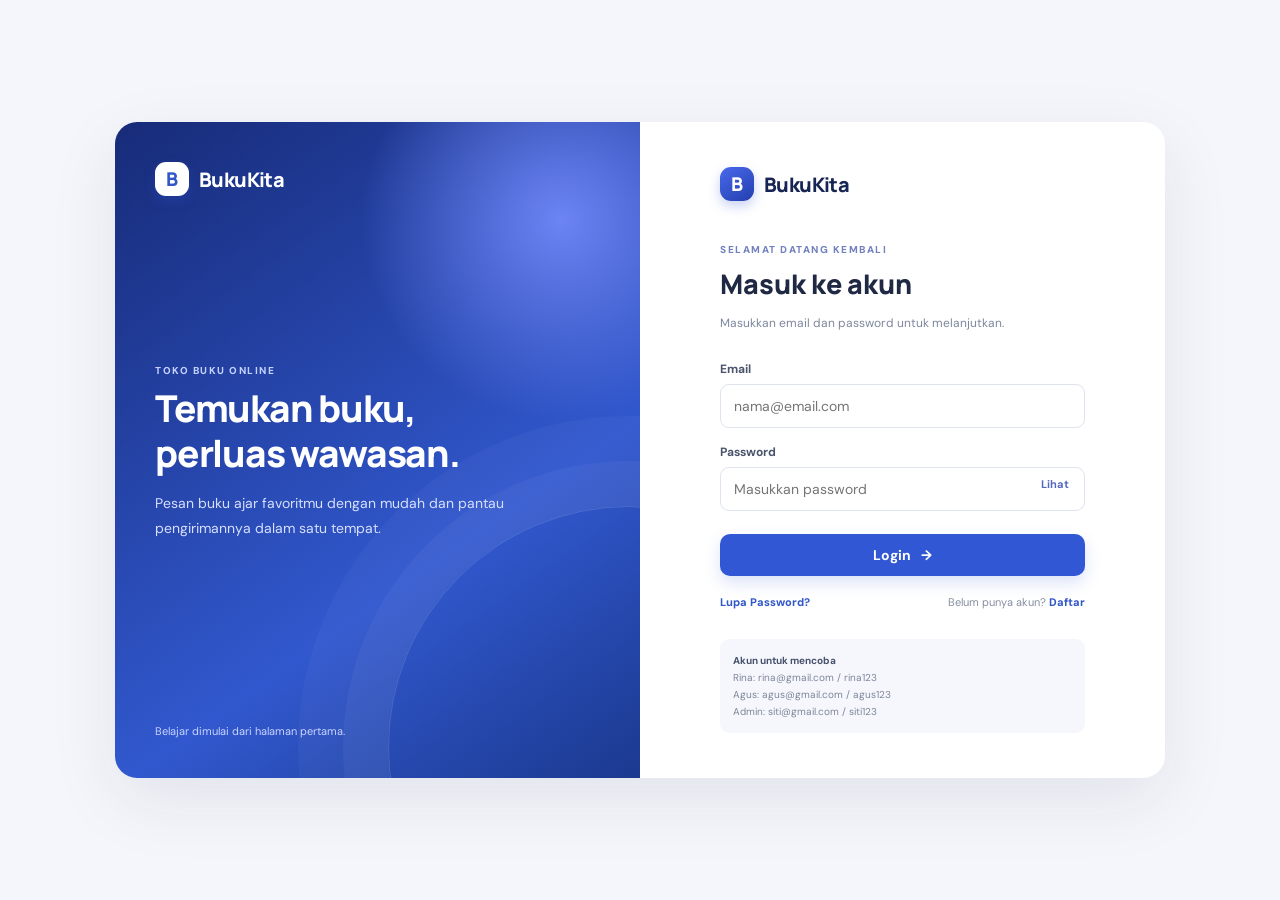
<file: index.html>
<!DOCTYPE html>
<html lang="id">
<head>
  <meta charset="UTF-8"><meta name="viewport" content="width=device-width, initial-scale=1.0">
  <meta name="description" content="Aplikasi pemesanan buku online"><title>Login | BukuKita</title>
  <link rel="stylesheet" href="css/style.css"><script src="js/data.js" defer></script><script src="js/script.js" defer></script>
</head>
<body class="auth-page">
  <main class="auth-shell">
    <section class="auth-visual"><div class="brand brand-light"><span class="brand-mark">B</span><span>BukuKita</span></div><div class="visual-copy"><p class="eyebrow">TOKO BUKU ONLINE</p><h1>Temukan buku,<br>perluas wawasan.</h1><p>Pesan buku ajar favoritmu dengan mudah dan pantau pengirimannya dalam satu tempat.</p></div><div class="visual-bottom">Belajar dimulai dari halaman pertama.</div></section>
    <section class="auth-form-wrap"><div class="auth-form-card"><div class="brand"><span class="brand-mark">B</span><span>BukuKita</span></div><p class="eyebrow">SELAMAT DATANG KEMBALI</p><h2>Masuk ke akun</h2><p class="muted">Masukkan email dan password untuk melanjutkan.</p>
      <form id="loginForm" novalidate><label for="email">Email</label><input id="email" name="email" type="email" placeholder="nama@email.com" autocomplete="username" required><label for="password">Password</label><div class="password-wrap"><input id="password" name="password" type="password" placeholder="Masukkan password" autocomplete="current-password" required><button class="password-toggle" type="button" id="togglePassword" aria-label="Tampilkan password">Lihat</button></div><button class="btn btn-primary btn-full" type="submit">Login <span>→</span></button></form>
      <div class="auth-links"><button type="button" class="text-button" data-modal="forgotModal">Lupa Password?</button><span>Belum punya akun? <button type="button" class="text-button" data-modal="registerModal">Daftar</button></span></div>
      <div class="demo-box"><strong>Akun untuk mencoba</strong><br>Rina: rina@gmail.com / rina123<br>Agus: agus@gmail.com / agus123<br>Admin: siti@gmail.com / siti123</div>
    </div></section>
  </main>
  <div class="modal" id="forgotModal" aria-hidden="true"><div class="modal-card"><button class="modal-close" data-close="forgotModal" aria-label="Tutup">×</button><p class="eyebrow">BANTUAN AKUN</p><h2>Lupa password?</h2><p class="muted">Masukkan email akunmu. Untuk simulasi tugas ini, informasi akun akan ditampilkan jika email ditemukan.</p><form id="forgotForm"><label for="forgotEmail">Email</label><input id="forgotEmail" type="email" placeholder="nama@email.com" required><button class="btn btn-primary btn-full" type="submit">Periksa akun</button></form><p id="forgotResult" class="form-message"></p></div></div>
  <div class="modal" id="registerModal" aria-hidden="true"><div class="modal-card"><button class="modal-close" data-close="registerModal" aria-label="Tutup">×</button><p class="eyebrow">BUAT AKUN</p><h2>Daftar BukuKita</h2><p class="muted">Formulir pendaftaran simulasi.</p><form id="registerForm"><label for="regName">Nama lengkap</label><input id="regName" required placeholder="Nama lengkap"><label for="regEmail">Email</label><input id="regEmail" type="email" required placeholder="nama@email.com"><label for="regPassword">Password</label><input id="regPassword" type="password" minlength="6" required placeholder="Minimal 6 karakter"><button class="btn btn-primary btn-full" type="submit">Daftar sekarang</button></form><p id="registerResult" class="form-message"></p></div></div>
</body></html>
</file>
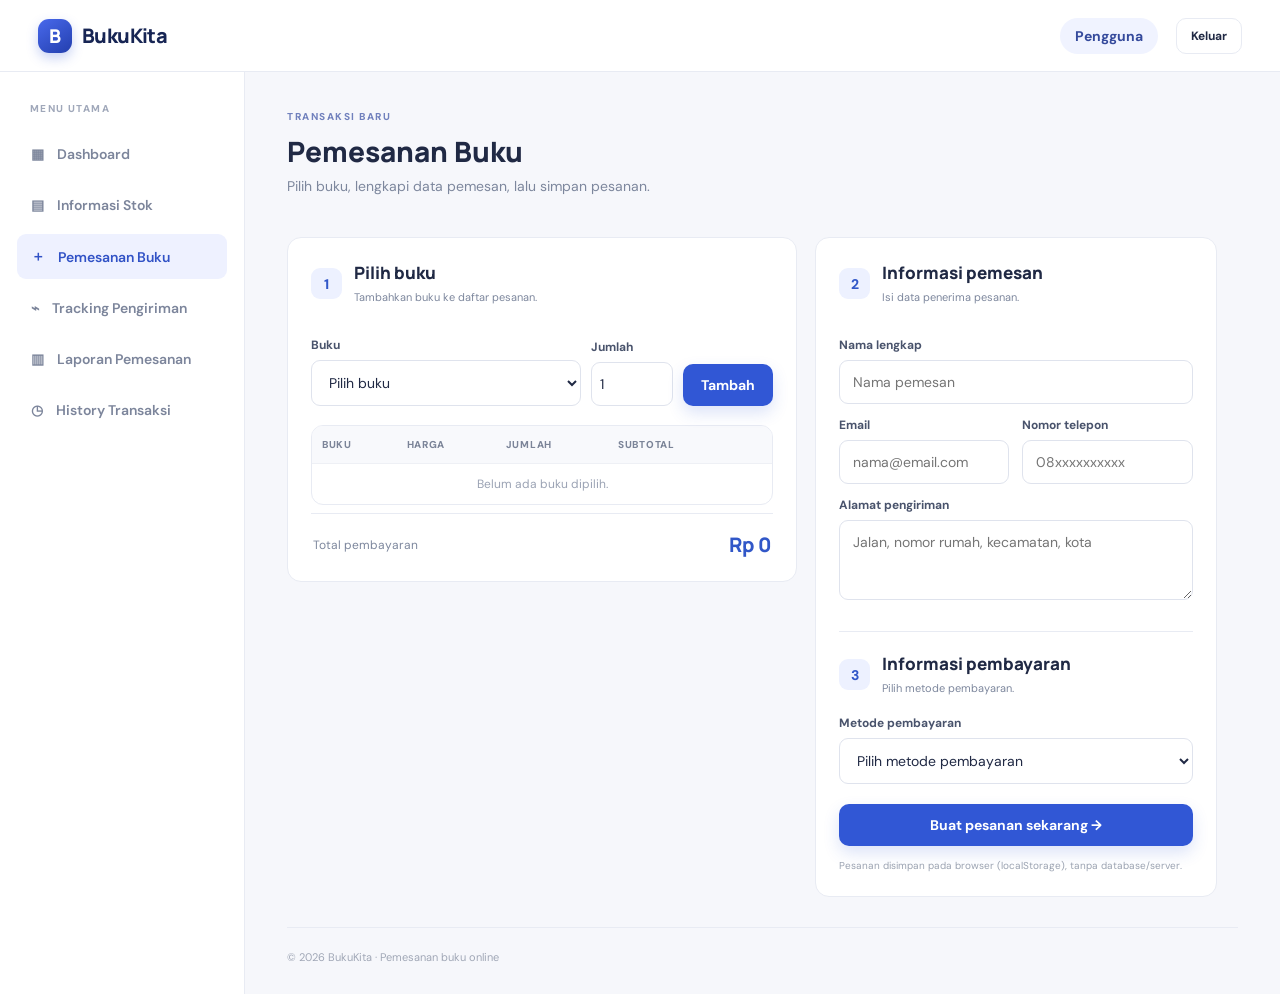
<file: checkout.html>
<!DOCTYPE html><html lang="id"><head><meta charset="UTF-8"><meta name="viewport" content="width=device-width, initial-scale=1.0"><title>Pemesanan Buku | BukuKita</title><link rel="stylesheet" href="css/style.css"><script src="js/data.js" defer></script><script src="js/script.js" defer></script></head><body data-page="checkout"><header class="topbar"><a class="brand" href="dashboard.html"><span class="brand-mark">B</span><span>BukuKita</span></a><div class="topbar-right"><span class="user-chip" id="userNameTop">Pengguna</span><button class="btn btn-outline btn-small" id="logoutBtn">Keluar</button></div></header><div class="app-layout"><aside class="sidebar"><p class="side-label">MENU UTAMA</p><a class="side-link" href="dashboard.html">▦ <span>Dashboard</span></a><a class="side-link" href="stok.html">▤ <span>Informasi Stok</span></a><a class="side-link active" href="checkout.html">＋ <span>Pemesanan Buku</span></a><a class="side-link" href="tracking.html">⌁ <span>Tracking Pengiriman</span></a><a class="side-link" href="dashboard.html#laporan">▥ <span>Laporan Pemesanan</span></a><a class="side-link" href="dashboard.html#riwayat">◷ <span>History Transaksi</span></a></aside><main class="main-content"><div class="page-heading"><div><p class="eyebrow">TRANSAKSI BARU</p><h1>Pemesanan Buku</h1><p class="muted">Pilih buku, lengkapi data pemesan, lalu simpan pesanan.</p></div></div><form id="checkoutForm" class="checkout-layout" novalidate><section class="panel"><div class="panel-heading"><span class="step-number">1</span><div><h2>Pilih buku</h2><p class="muted">Tambahkan buku ke daftar pesanan.</p></div></div><div class="add-to-cart-row"><div class="field-grow"><label for="bookSelect">Buku</label><select id="bookSelect" required><option value="">Pilih buku</option></select></div><div class="quantity-field"><label for="bookQty">Jumlah</label><input id="bookQty" type="number" min="1" value="1"></div><button type="button" class="btn btn-primary add-cart-btn" id="addToCart">Tambah</button></div><div class="table-wrap cart-table-wrap"><table><thead><tr><th>Buku</th><th>Harga</th><th>Jumlah</th><th>Subtotal</th><th></th></tr></thead><tbody id="cartTable"><tr><td colspan="5" class="empty-cell">Belum ada buku dipilih.</td></tr></tbody></table></div><div class="total-row"><span>Total pembayaran</span><strong id="cartTotal">Rp 0</strong></div></section>
<section class="panel"><div class="panel-heading"><span class="step-number">2</span><div><h2>Informasi pemesan</h2><p class="muted">Isi data penerima pesanan.</p></div></div><div class="form-grid"><div class="field-full"><label for="buyerName">Nama lengkap</label><input id="buyerName" required placeholder="Nama pemesan"></div><div><label for="buyerEmail">Email</label><input id="buyerEmail" type="email" required placeholder="nama@email.com"></div><div><label for="buyerPhone">Nomor telepon</label><input id="buyerPhone" type="tel" required placeholder="08xxxxxxxxxx"></div><div class="field-full"><label for="buyerAddress">Alamat pengiriman</label><textarea id="buyerAddress" rows="3" required placeholder="Jalan, nomor rumah, kecamatan, kota"></textarea></div></div><div class="panel-heading payment-heading"><span class="step-number">3</span><div><h2>Informasi pembayaran</h2><p class="muted">Pilih metode pembayaran.</p></div></div><label for="paymentMethod">Metode pembayaran</label><select id="paymentMethod" required><option value="">Pilih metode pembayaran</option><option>Transfer Bank</option><option>Virtual Account</option><option>COD (Bayar di Tempat)</option><option>E-Wallet</option></select><button class="btn btn-primary btn-full submit-order" type="submit">Buat pesanan sekarang →</button><p class="small-note">Pesanan disimpan pada browser (localStorage), tanpa database/server.</p></section></form><footer class="footer">© 2026 BukuKita · Pemesanan buku online</footer></main></div></body></html>
</file>
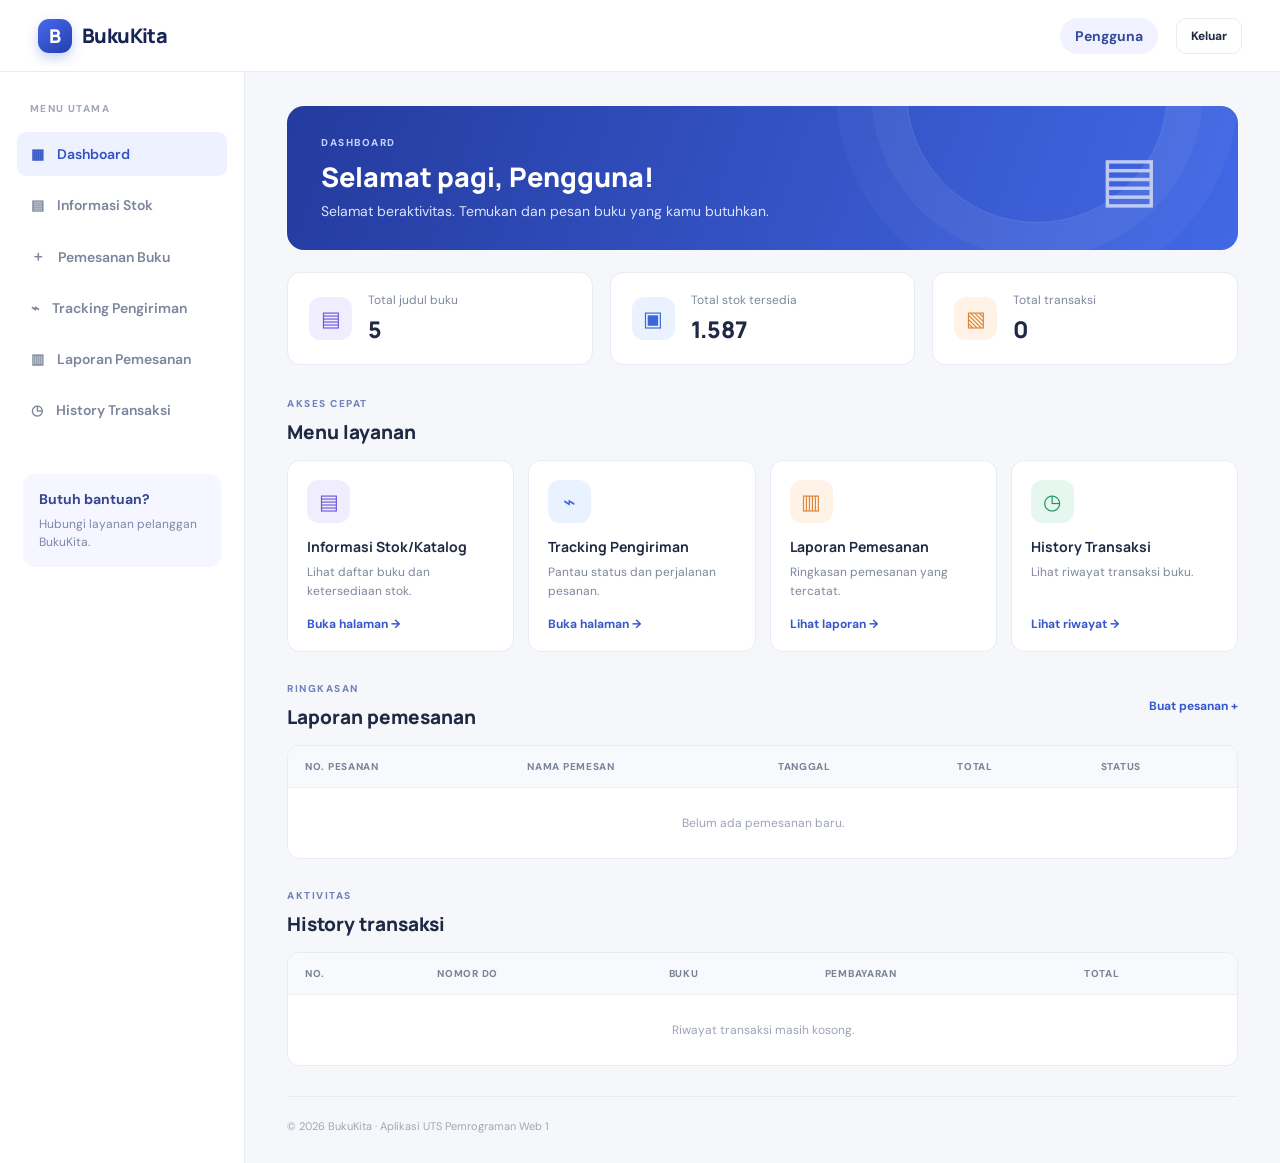
<file: dashboard.html>
<!DOCTYPE html><html lang="id"><head><meta charset="UTF-8"><meta name="viewport" content="width=device-width, initial-scale=1.0"><title>Dashboard | BukuKita</title><link rel="stylesheet" href="css/style.css"><script src="js/data.js" defer></script><script src="js/script.js" defer></script></head><body data-page="dashboard">
<header class="topbar"><a class="brand" href="dashboard.html"><span class="brand-mark">B</span><span>BukuKita</span></a><div class="topbar-right"><span class="user-chip" id="userNameTop">Pengguna</span><button class="btn btn-outline btn-small" id="logoutBtn">Keluar</button></div></header>
<div class="app-layout"><aside class="sidebar"><p class="side-label">MENU UTAMA</p><a class="side-link active" href="dashboard.html">▦ <span>Dashboard</span></a><a class="side-link" href="stok.html">▤ <span>Informasi Stok</span></a><a class="side-link" href="checkout.html">＋ <span>Pemesanan Buku</span></a><a class="side-link" href="tracking.html">⌁ <span>Tracking Pengiriman</span></a><a class="side-link" href="#laporan">▥ <span>Laporan Pemesanan</span></a><a class="side-link" href="#riwayat">◷ <span>History Transaksi</span></a><div class="sidebar-note"><strong>Butuh bantuan?</strong><p>Hubungi layanan pelanggan BukuKita.</p></div></aside>
<main class="main-content"><section class="welcome-banner"><div><p class="eyebrow">DASHBOARD</p><h1 id="greeting">Selamat datang!</h1><p>Selamat beraktivitas. Temukan dan pesan buku yang kamu butuhkan.</p></div><div class="welcome-icon">▤</div></section>
<section class="stats-grid"><article class="stat-card"><span class="stat-icon purple">▤</span><div><p>Total judul buku</p><h2 id="totalBooks">5</h2></div></article><article class="stat-card"><span class="stat-icon blue">▣</span><div><p>Total stok tersedia</p><h2 id="totalStock">1.587</h2></div></article><article class="stat-card"><span class="stat-icon orange">▧</span><div><p>Total transaksi</p><h2 id="totalOrders">0</h2></div></article></section>
<section class="section-block"><div class="section-heading"><div><p class="eyebrow">AKSES CEPAT</p><h2>Menu layanan</h2></div></div><div class="quick-grid"><a class="quick-card" href="stok.html"><span class="quick-icon purple">▤</span><h3>Informasi Stok/Katalog</h3><p>Lihat daftar buku dan ketersediaan stok.</p><span class="quick-arrow">Buka halaman →</span></a><a class="quick-card" href="tracking.html"><span class="quick-icon blue">⌁</span><h3>Tracking Pengiriman</h3><p>Pantau status dan perjalanan pesanan.</p><span class="quick-arrow">Buka halaman →</span></a><a class="quick-card" href="#laporan"><span class="quick-icon orange">▥</span><h3>Laporan Pemesanan</h3><p>Ringkasan pemesanan yang tercatat.</p><span class="quick-arrow">Lihat laporan →</span></a><a class="quick-card" href="#riwayat"><span class="quick-icon green">◷</span><h3>History Transaksi</h3><p>Lihat riwayat transaksi buku.</p><span class="quick-arrow">Lihat riwayat →</span></a></div></section>
<section class="section-block" id="laporan"><div class="section-heading"><div><p class="eyebrow">RINGKASAN</p><h2>Laporan pemesanan</h2></div><a class="plain-link" href="checkout.html">Buat pesanan +</a></div><div class="table-wrap"><table><thead><tr><th>No. Pesanan</th><th>Nama Pemesan</th><th>Tanggal</th><th>Total</th><th>Status</th></tr></thead><tbody id="reportTable"><tr><td colspan="5" class="empty-cell">Belum ada pemesanan baru.</td></tr></tbody></table></div></section>
<section class="section-block" id="riwayat"><div class="section-heading"><div><p class="eyebrow">AKTIVITAS</p><h2>History transaksi</h2></div></div><div class="table-wrap"><table><thead><tr><th>No.</th><th>Nomor DO</th><th>Buku</th><th>Pembayaran</th><th>Total</th></tr></thead><tbody id="historyTable"><tr><td colspan="5" class="empty-cell">Riwayat transaksi masih kosong.</td></tr></tbody></table></div></section>
<footer class="footer">© 2026 BukuKita · Aplikasi UTS Pemrograman Web 1</footer></main></div></body></html>
</file>
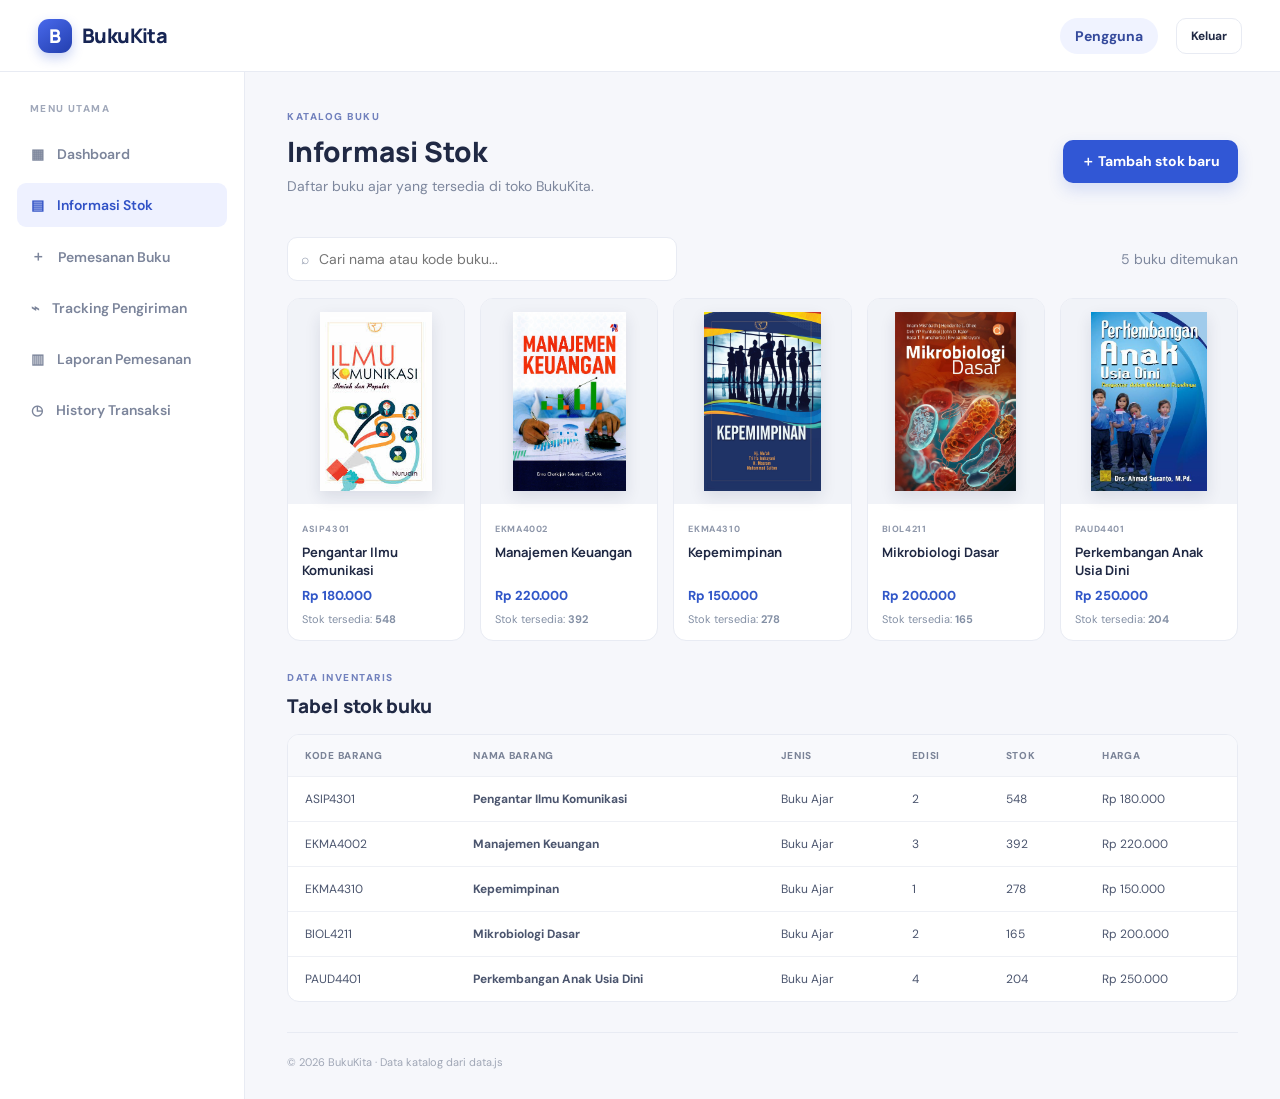
<file: stok.html>
<!DOCTYPE html><html lang="id"><head><meta charset="UTF-8"><meta name="viewport" content="width=device-width, initial-scale=1.0"><title>Informasi Stok | BukuKita</title><link rel="stylesheet" href="css/style.css"><script src="js/data.js" defer></script><script src="js/script.js" defer></script></head><body data-page="stok"><header class="topbar"><a class="brand" href="dashboard.html"><span class="brand-mark">B</span><span>BukuKita</span></a><div class="topbar-right"><span class="user-chip" id="userNameTop">Pengguna</span><button class="btn btn-outline btn-small" id="logoutBtn">Keluar</button></div></header><div class="app-layout"><aside class="sidebar"><p class="side-label">MENU UTAMA</p><a class="side-link" href="dashboard.html">▦ <span>Dashboard</span></a><a class="side-link active" href="stok.html">▤ <span>Informasi Stok</span></a><a class="side-link" href="checkout.html">＋ <span>Pemesanan Buku</span></a><a class="side-link" href="tracking.html">⌁ <span>Tracking Pengiriman</span></a><a class="side-link" href="dashboard.html#laporan">▥ <span>Laporan Pemesanan</span></a><a class="side-link" href="dashboard.html#riwayat">◷ <span>History Transaksi</span></a></aside><main class="main-content"><div class="page-heading"><div><p class="eyebrow">KATALOG BUKU</p><h1>Informasi Stok</h1><p class="muted">Daftar buku ajar yang tersedia di toko BukuKita.</p></div><button class="btn btn-primary" id="openAddBook">＋ Tambah stok baru</button></div><div class="toolbar"><div class="search-box"><span>⌕</span><input type="search" id="bookSearch" placeholder="Cari nama atau kode buku..."></div><span class="muted" id="bookCount">5 buku ditemukan</span></div><div class="book-grid" id="bookGrid"></div><section class="section-block stock-table-section"><div class="section-heading"><div><p class="eyebrow">DATA INVENTARIS</p><h2>Tabel stok buku</h2></div></div><div class="table-wrap"><table><thead><tr><th>Kode barang</th><th>Nama barang</th><th>Jenis</th><th>Edisi</th><th>Stok</th><th>Harga</th></tr></thead><tbody id="stockTable"></tbody></table></div></section><footer class="footer">© 2026 BukuKita · Data katalog dari data.js</footer></main></div>
<div class="modal" id="addBookModal" aria-hidden="true"><div class="modal-card"><button class="modal-close" data-close="addBookModal">×</button><p class="eyebrow">INVENTARIS</p><h2>Tambah stok buku</h2><p class="muted">Data baru akan ditambahkan ke tabel pada halaman ini.</p><form id="addBookForm"><label for="newCode">Kode barang</label><input id="newCode" required placeholder="Contoh: TI2026"><label for="newTitle">Nama buku</label><input id="newTitle" required placeholder="Nama buku"><div class="form-row"><div><label for="newType">Jenis barang</label><input id="newType" value="Buku Ajar" required></div><div><label for="newEdition">Edisi</label><input id="newEdition" value="1" required></div></div><div class="form-row"><div><label for="newStock">Jumlah stok</label><input id="newStock" type="number" min="0" required></div><div><label for="newPrice">Harga (angka)</label><input id="newPrice" type="number" min="0" required placeholder="150000"></div></div><button class="btn btn-primary btn-full" type="submit">Simpan data buku</button></form></div></div></body></html>
</file>
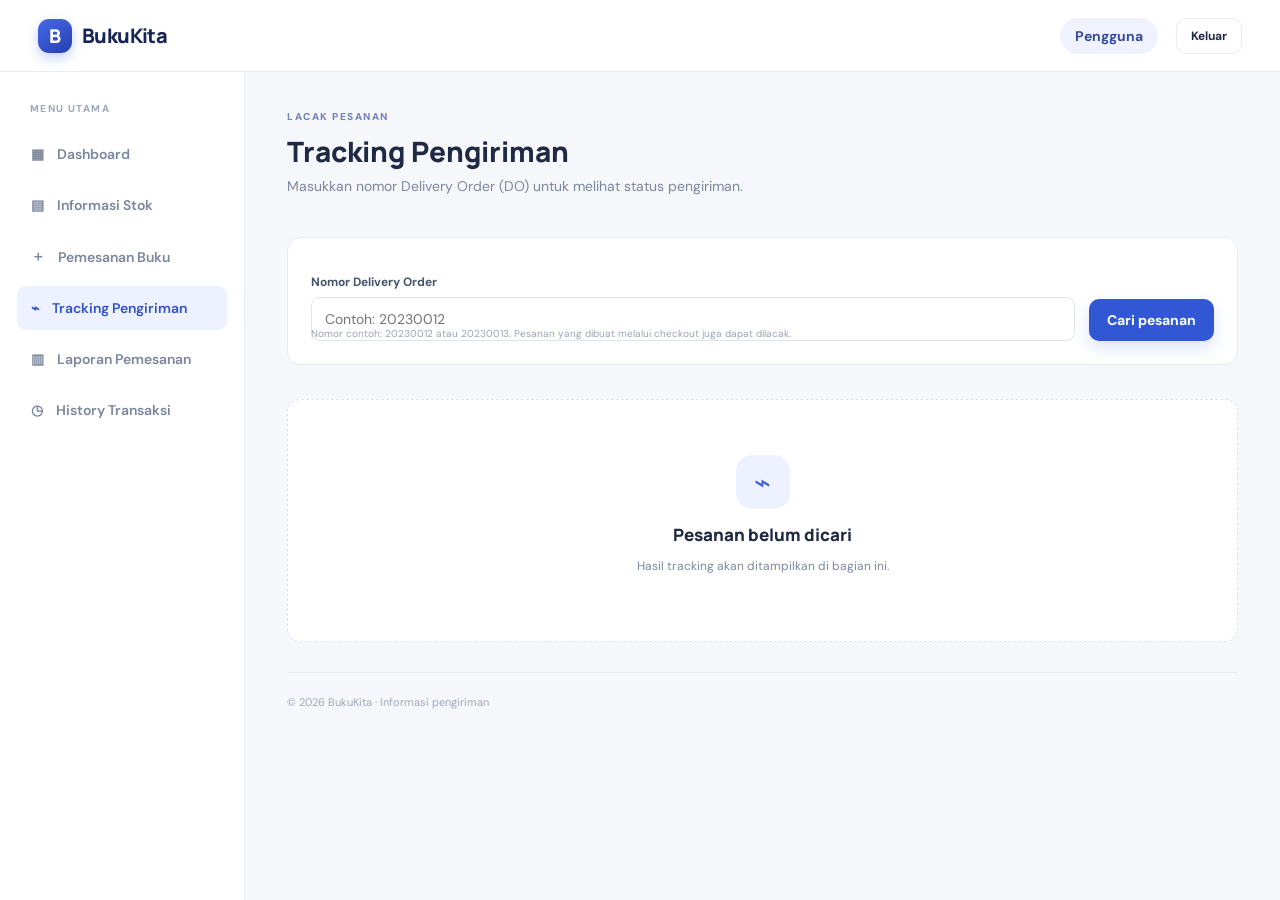
<file: tracking.html>
<!DOCTYPE html><html lang="id"><head><meta charset="UTF-8"><meta name="viewport" content="width=device-width, initial-scale=1.0"><title>Tracking Pengiriman | BukuKita</title><link rel="stylesheet" href="css/style.css"><script src="js/data.js" defer></script><script src="js/script.js" defer></script></head><body data-page="tracking"><header class="topbar"><a class="brand" href="dashboard.html"><span class="brand-mark">B</span><span>BukuKita</span></a><div class="topbar-right"><span class="user-chip" id="userNameTop">Pengguna</span><button class="btn btn-outline btn-small" id="logoutBtn">Keluar</button></div></header><div class="app-layout"><aside class="sidebar"><p class="side-label">MENU UTAMA</p><a class="side-link" href="dashboard.html">▦ <span>Dashboard</span></a><a class="side-link" href="stok.html">▤ <span>Informasi Stok</span></a><a class="side-link" href="checkout.html">＋ <span>Pemesanan Buku</span></a><a class="side-link active" href="tracking.html">⌁ <span>Tracking Pengiriman</span></a><a class="side-link" href="dashboard.html#laporan">▥ <span>Laporan Pemesanan</span></a><a class="side-link" href="dashboard.html#riwayat">◷ <span>History Transaksi</span></a></aside><main class="main-content"><div class="page-heading"><div><p class="eyebrow">LACAK PESANAN</p><h1>Tracking Pengiriman</h1><p class="muted">Masukkan nomor Delivery Order (DO) untuk melihat status pengiriman.</p></div></div><section class="tracking-search panel"><form id="trackingForm"><div class="field-grow"><label for="doNumber">Nomor Delivery Order</label><input id="doNumber" placeholder="Contoh: 20230012" required></div><button class="btn btn-primary" type="submit">Cari pesanan</button></form><p class="small-note">Nomor contoh: 20230012 atau 20230013. Pesanan yang dibuat melalui checkout juga dapat dilacak.</p></section><div id="trackingResult" class="tracking-result"><div class="empty-state"><span class="empty-icon">⌁</span><h2>Pesanan belum dicari</h2><p>Hasil tracking akan ditampilkan di bagian ini.</p></div></div><footer class="footer">© 2026 BukuKita · Informasi pengiriman</footer></main></div></body></html>
</file>
<file: css/style.css>
@import url('https://fonts.googleapis.com/css2?family=DM+Sans:wght@400;500;600;700;800&family=Manrope:wght@400;500;600;700;800&display=swap');
:root{--navy:#172554;--blue:#3157d5;--blue-dark:#2446b8;--ink:#202944;--muted:#7d879d;--line:#e8ebf3;--bg:#f6f7fb;--white:#fff;--green:#15966a;--orange:#e88a35;--shadow:0 14px 40px rgba(30,45,90,.08)}*{box-sizing:border-box}body{margin:0;background:var(--bg);color:var(--ink);font-family:'DM Sans',Arial,sans-serif;font-size:14px}a{color:inherit;text-decoration:none}button,input,select,textarea{font:inherit}button{cursor:pointer}.brand{display:inline-flex;align-items:center;gap:10px;font:800 20px Manrope,sans-serif;color:var(--navy);letter-spacing:-.6px}.brand-mark{width:34px;height:34px;border-radius:11px;background:linear-gradient(145deg,#4969ec,#233fae);color:white;display:grid;place-items:center;font-weight:800;font-size:19px;box-shadow:0 5px 12px #3157d544}.topbar{height:72px;background:#fff;border-bottom:1px solid var(--line);display:flex;align-items:center;justify-content:space-between;padding:0 38px;position:sticky;top:0;z-index:5}.topbar-right{display:flex;align-items:center;gap:18px}.user-chip{background:#f0f3ff;color:#354a9c;border-radius:30px;padding:9px 15px;font-weight:700}.btn{border:0;border-radius:10px;padding:12px 18px;font-weight:700;display:inline-flex;align-items:center;justify-content:center;gap:10px;transition:.2s}.btn-primary{background:var(--blue);color:white;box-shadow:0 7px 16px #3157d52b}.btn-primary:hover{background:var(--blue-dark);transform:translateY(-1px)}.btn-outline{background:white;border:1px solid var(--line);color:var(--ink)}.btn-small{padding:9px 14px;font-size:12px}.btn-full{width:100%;margin-top:18px}.muted{color:var(--muted);line-height:1.65}.eyebrow{font-size:10px;font-weight:800;letter-spacing:1.5px;color:#7181bd;margin:0 0 9px}.app-layout{display:flex;min-height:calc(100vh - 72px)}.sidebar{width:245px;flex:0 0 245px;background:#fff;border-right:1px solid var(--line);padding:30px 17px;display:flex;flex-direction:column;gap:7px}.side-label{font-size:10px;font-weight:800;letter-spacing:1.4px;color:#a0a8ba;padding:0 13px;margin:0 0 10px}.side-link{padding:13px 14px;border-radius:9px;color:#7c859b;font-weight:600;display:flex;align-items:center;gap:13px;font-size:14px}.side-link:hover,.side-link.active{background:#eef1ff;color:#3152c6}.side-link:first-letter{font-size:18px}.sidebar-note{margin:35px 6px 0;padding:16px;background:#f5f6ff;border-radius:12px;color:#34478f}.sidebar-note p{font-size:12px;line-height:1.5;color:#7c87ac;margin:7px 0 0}.main-content{width:calc(100% - 245px);max-width:1500px;padding:34px 42px 25px;margin:0 auto}.welcome-banner{border-radius:17px;padding:30px 34px;background:linear-gradient(110deg,#243b9e,#4268e6);color:white;display:flex;align-items:center;justify-content:space-between;overflow:hidden;position:relative}.welcome-banner:after{content:"";position:absolute;width:260px;height:260px;border:1px solid #ffffff24;border-radius:50%;right:70px;top:-145px;box-shadow:0 0 0 35px #ffffff0b,0 0 0 70px #ffffff08}.welcome-banner .eyebrow{color:#c4d0ff}.welcome-banner h1{font:800 27px Manrope;margin:0 0 7px}.welcome-banner p:last-child{color:#dce3ff;margin:0}.welcome-icon{font-size:62px;color:#ffffffa6;margin-right:45px}.stats-grid{display:grid;grid-template-columns:repeat(3,1fr);gap:17px;margin:22px 0 32px}.stat-card{background:#fff;border:1px solid var(--line);border-radius:13px;padding:19px 21px;display:flex;align-items:center;gap:16px}.stat-icon,.quick-icon{width:43px;height:43px;border-radius:12px;display:grid;place-items:center;font-size:21px}.purple{background:#f0edff;color:#7057d8}.blue{background:#eaf1ff;color:#3b68d9}.orange{background:#fff2e7;color:#dc8737}.green{background:#e6f7ef;color:#19976c}.stat-card p{margin:0 0 5px;color:var(--muted);font-size:12px}.stat-card h2{font:800 23px Manrope;margin:0}.section-block{margin:30px 0}.section-heading{display:flex;align-items:center;justify-content:space-between;margin-bottom:15px}.section-heading h2{font:800 19px Manrope;margin:0}.quick-grid{display:grid;grid-template-columns:repeat(4,1fr);gap:14px}.quick-card{background:#fff;border:1px solid var(--line);border-radius:13px;padding:19px;transition:.2s}.quick-card:hover{transform:translateY(-3px);box-shadow:var(--shadow);border-color:#cbd4ff}.quick-icon{margin-bottom:14px}.quick-card h3{font:700 14px Manrope;margin:0 0 7px}.quick-card p{font-size:12px;color:var(--muted);line-height:1.6;min-height:38px;margin:0 0 13px}.quick-arrow,.plain-link{color:#3658ca;font-size:12px;font-weight:700}.table-wrap{overflow-x:auto;background:white;border:1px solid var(--line);border-radius:12px}table{border-collapse:collapse;width:100%;min-width:600px;text-align:left}th{background:#f8f9fc;color:#7b8498;font-size:10px;text-transform:uppercase;letter-spacing:.7px;font-weight:800;padding:14px 17px}td{padding:14px 17px;border-top:1px solid #eef0f5;font-size:12px;color:#4b556e}tbody tr:hover{background:#fafbff}.empty-cell{text-align:center;color:#9ba3b4;padding:27px}.footer{padding:22px 0 5px;color:#a0a7b6;font-size:11px;border-top:1px solid var(--line);margin-top:30px}.page-heading{display:flex;align-items:center;justify-content:space-between;margin:4px 0 25px}.page-heading h1{font:800 28px Manrope;margin:0 0 5px}.page-heading p{margin-top:0}.toolbar{display:flex;align-items:center;justify-content:space-between;margin-bottom:17px}.search-box{display:flex;align-items:center;gap:10px;background:white;border:1px solid var(--line);border-radius:10px;padding:0 13px;width:min(390px,100%);color:#8a94a8}.search-box input{border:0;outline:0;padding:12px 0;width:100%;background:transparent}.book-grid{display:grid;grid-template-columns:repeat(5,minmax(0,1fr));gap:15px}.book-card{background:white;border:1px solid var(--line);border-radius:13px;overflow:hidden;transition:.2s}.book-card:hover{transform:translateY(-3px);box-shadow:var(--shadow)}.book-cover{height:205px;background:#f1f3f8;display:flex;align-items:center;justify-content:center;padding:13px}.book-cover img{height:100%;max-width:100%;object-fit:contain;box-shadow:0 6px 15px #18234a1c}.book-info{padding:14px}.book-code{font-size:9px;color:#8d96a9;font-weight:700;letter-spacing:.6px}.book-info h3{font:700 13px/1.4 Manrope;min-height:37px;margin:7px 0}.book-price{font-weight:800;color:#3157c8;font-size:13px}.book-stock{font-size:11px;color:#8490a5;margin-top:8px}.stock-table-section{margin-top:30px}.modal{position:fixed;inset:0;background:#111a35a6;display:none;align-items:center;justify-content:center;padding:20px;z-index:20}.modal.show{display:flex}.modal-card{background:white;width:min(480px,100%);max-height:90vh;overflow:auto;border-radius:17px;padding:29px;position:relative;box-shadow:0 25px 70px #101a3a40}.modal-card h2{font:800 22px Manrope;margin:0 0 7px}.modal-close{position:absolute;right:17px;top:13px;border:0;background:#f1f3f8;color:#606a80;border-radius:50%;width:31px;height:31px;font-size:21px}.modal-card form{margin-top:18px}.modal-card label,form label{display:block;font-size:12px;font-weight:700;color:#49536c;margin:13px 0 7px}input,select,textarea{width:100%;border:1px solid #dfe3ed;border-radius:9px;padding:12px 13px;color:var(--ink);outline:none;background:white}input:focus,select:focus,textarea:focus{border-color:#8298f1;box-shadow:0 0 0 3px #3157d515}textarea{resize:vertical}.form-row{display:grid;grid-template-columns:1fr 1fr;gap:13px}.form-message{font-size:12px;line-height:1.5;color:#3157c8}.checkout-layout{display:grid;grid-template-columns:1.05fr .95fr;gap:18px;align-items:start}.panel{background:#fff;border:1px solid var(--line);border-radius:14px;padding:23px}.panel-heading{display:flex;align-items:center;gap:12px;margin-bottom:18px}.panel-heading h2{font:800 17px Manrope;margin:0 0 4px}.panel-heading p{font-size:11px;margin:0}.step-number{width:31px;height:31px;display:grid;place-items:center;border-radius:9px;background:#edf1ff;color:#3157c8;font-weight:800}.add-to-cart-row{display:flex;align-items:end;gap:10px}.field-grow{flex:1;min-width:0}.quantity-field{width:82px}.quantity-field input{padding:12px 8px}.add-cart-btn{height:42px}.cart-table-wrap{margin-top:19px}.cart-table-wrap table{min-width:460px}.cart-table-wrap th,.cart-table-wrap td{padding:12px 10px}.remove-item{border:0;background:#fff0f0;color:#d45b5b;border-radius:6px;padding:5px 8px}.total-row{display:flex;justify-content:space-between;align-items:center;padding:17px 2px 0;margin-top:8px;border-top:1px solid var(--line)}.total-row span{font-size:12px;color:var(--muted)}.total-row strong{font:800 20px Manrope;color:#3157c8}.form-grid{display:grid;grid-template-columns:1fr 1fr;gap:0 13px}.field-full{grid-column:1/-1}.payment-heading{margin-top:27px;padding-top:20px;border-top:1px solid var(--line)}.submit-order{margin-top:20px}.small-note{font-size:10px;line-height:1.5;color:#9aa2b1;margin:12px 0 0}.tracking-search{display:flex;align-items:end;gap:14px}.tracking-search form{width:100%;display:flex;align-items:end;gap:14px}.tracking-search .small-note{position:absolute;margin-top:8px}.tracking-result{margin-top:34px}.empty-state{text-align:center;padding:55px 15px;background:white;border:1px dashed #dfe3ed;border-radius:14px}.empty-icon{display:grid;place-items:center;margin:0 auto 14px;width:54px;height:54px;border-radius:16px;background:#eef1ff;color:#4262d2;font-size:28px}.empty-state h2{font:800 17px Manrope;margin:0 0 7px}.empty-state p{color:var(--muted);font-size:12px}.tracking-card{background:white;border:1px solid var(--line);border-radius:14px;padding:24px;margin-bottom:17px}.tracking-head{display:flex;justify-content:space-between;gap:15px;align-items:start}.tracking-head h2{font:800 19px Manrope;margin:4px 0}.status-pill{background:#e8f7ef;color:#16875e;padding:8px 12px;border-radius:30px;font-size:11px;font-weight:800}.detail-grid{display:grid;grid-template-columns:repeat(4,1fr);gap:12px;margin:22px 0}.detail-box{background:#f7f8fc;padding:13px;border-radius:9px}.detail-box span{display:block;font-size:10px;color:#8b94a7;margin-bottom:6px}.detail-box strong{font-size:12px}.progress-track{height:8px;background:#edf0f6;border-radius:20px;overflow:hidden;margin:16px 0 8px}.progress-fill{height:100%;background:linear-gradient(90deg,#3157d5,#29b58a);border-radius:20px}.timeline{margin:20px 0 0;padding-left:18px;border-left:2px solid #e4e9f8}.timeline-item{position:relative;padding:0 0 20px 14px}.timeline-item:before{content:"";position:absolute;left:-24px;top:3px;width:10px;height:10px;background:#4164d4;border:3px solid #e9edff;border-radius:50%}.timeline-item strong{font-size:12px}.timeline-item p{font-size:11px;color:var(--muted);margin:5px 0 0}.auth-page{min-height:100vh;background:#f5f6fb;display:grid;place-items:center;padding:30px}.auth-shell{width:min(1050px,100%);min-height:640px;background:white;display:grid;grid-template-columns:1fr 1fr;border-radius:22px;overflow:hidden;box-shadow:0 22px 70px #18234a16}.auth-visual{background:radial-gradient(circle at 85% 15%,#6c84f4 0,transparent 28%),linear-gradient(145deg,#172b78,#3158ce 65%,#1b398f);padding:40px;color:white;display:flex;flex-direction:column;position:relative;overflow:hidden}.auth-visual:after{content:"";position:absolute;width:480px;height:480px;border:1px solid #ffffff25;border-radius:50%;right:-230px;bottom:-210px;box-shadow:0 0 0 45px #ffffff0a,0 0 0 90px #ffffff08}.brand-light{color:white}.brand-light .brand-mark{background:#ffffff;color:#3157c8}.visual-copy{margin:auto 0;max-width:370px;position:relative;z-index:1}.visual-copy .eyebrow{color:#c5d1ff}.visual-copy h1{font:800 37px/1.2 Manrope;letter-spacing:-1.2px;margin:0 0 16px}.visual-copy p:last-child{color:#d7e0ff;line-height:1.8}.visual-bottom{font-size:11px;color:#cbd5ff;position:relative;z-index:1}.auth-form-wrap{display:grid;place-items:center;padding:45px}.auth-form-card{width:100%;max-width:365px}.auth-form-card .brand{margin-bottom:42px}.auth-form-card h2{font:800 27px Manrope;margin:0 0 6px}.auth-form-card form{margin-top:27px}.auth-form-card label{margin-top:16px}.password-wrap{position:relative}.password-wrap input{padding-right:60px}.password-toggle{position:absolute;right:10px;top:9px;border:0;background:transparent;color:#5268c1;font-size:11px;font-weight:700}.auth-links{display:flex;align-items:center;justify-content:space-between;gap:10px;margin-top:19px;font-size:11px;color:#858da0}.text-button{border:0;background:transparent;color:#3157c8;font-size:11px;font-weight:800;padding:0}.demo-box{margin-top:30px;padding:13px;background:#f6f7fc;border-radius:9px;color:#7c8599;font-size:10px;line-height:1.7}.demo-box strong{color:#46516c}.auth-form-card .muted{font-size:12px}.auth-form-card .btn{margin-top:23px}
@media(max-width:1100px){.book-grid{grid-template-columns:repeat(3,1fr)}.quick-grid{grid-template-columns:repeat(2,1fr)}.main-content{padding:28px 25px}.sidebar{width:215px;flex-basis:215px}.main-content{width:calc(100% - 215px)}}@media(max-width:760px){.topbar{padding:0 17px;height:62px}.app-layout{display:block}.sidebar{width:100%;padding:10px 12px;display:flex;flex-direction:row;overflow-x:auto;border-right:0;border-bottom:1px solid var(--line);gap:4px}.side-label,.sidebar-note{display:none}.side-link{white-space:nowrap;padding:10px 12px;font-size:11px}.main-content{width:100%;padding:23px 16px}.welcome-banner{padding:24px}.welcome-banner h1{font-size:22px}.welcome-icon{display:none}.stats-grid{gap:9px}.stat-card{padding:13px;gap:9px}.stat-icon{width:34px;height:34px}.stat-card p{font-size:10px}.stat-card h2{font-size:18px}.quick-grid{gap:10px}.quick-card{padding:14px}.quick-card h3{font-size:12px}.book-grid{grid-template-columns:repeat(2,1fr);gap:10px}.book-cover{height:180px}.checkout-layout{grid-template-columns:1fr}.page-heading h1{font-size:24px}.tracking-search form{align-items:stretch;flex-direction:column}.tracking-search .small-note{position:static}.detail-grid{grid-template-columns:repeat(2,1fr)}.auth-page{padding:0}.auth-shell{min-height:100vh;border-radius:0;grid-template-columns:1fr}.auth-visual{display:none}.auth-form-wrap{padding:35px 25px}.auth-form-card .brand{margin-bottom:50px}.form-row{grid-template-columns:1fr 1fr}}@media(max-width:420px){.stats-grid{grid-template-columns:1fr}.stat-card{padding:13px 17px}.quick-grid{grid-template-columns:1fr 1fr}.quick-card p{min-height:55px}.user-chip{display:none}.form-grid{grid-template-columns:1fr}.field-full{grid-column:auto}.page-heading{align-items:flex-start;gap:12px;flex-direction:column}.page-heading .btn{width:100%}.form-row{grid-template-columns:1fr}}
</file>
